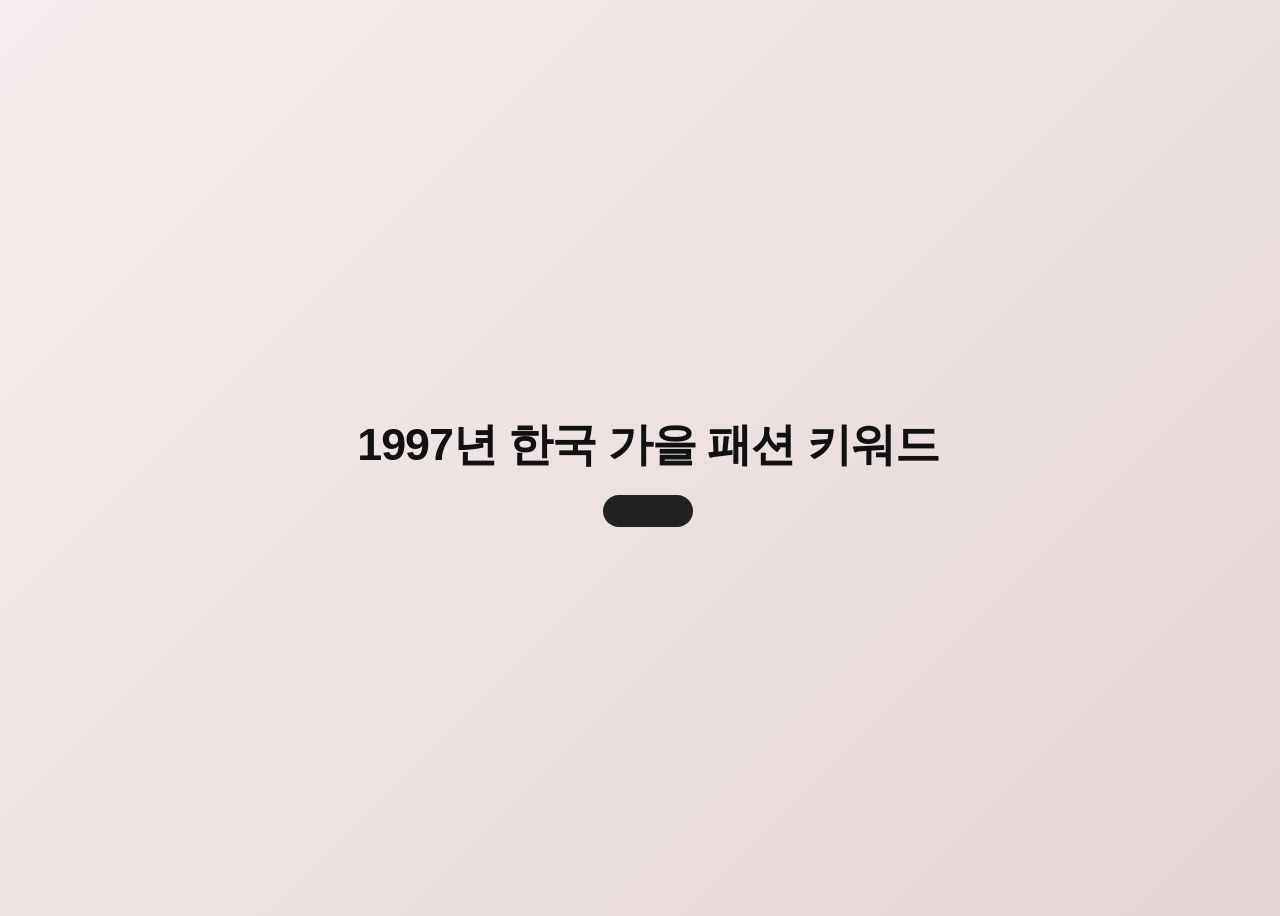
<file: index.html>
<!DOCTYPE html>
<html lang="ko">
	<head>
		<title>1997년한국가을패션키워드</title>
		<meta charset="UTF-8">
		<meta name="viewport" content="width=device-width, initial-scale=1.0">
		<meta name="keywords" content="casual,chicmoden,formal,genderressmoden,orientalelegant, retronatural,richfeminine,softformal">
		<meta name= "description"content="1997년한국가을에 퍼져있던 패션키워드">
		<link rel="stylesheet" href="style.css">
		
		<!-- Google / Search Engine Tags -->
		<meta itemprop="name" content="1997년한국가을패션키워드" />
		<meta itemprop="description" content="" />
		<meta itemprop="image" content="background.png" />
		
		<!-- Facebook Meta Tags -->
		<meta property="og:url" content="" />
		<meta property="og:type" content="website" />
		<meta property="og:title" content="1997년한국가을패션키워드" />
		<meta property="og:description" content="" />
		<meta property="og:image" content="background.png" />
		
		<!-- Twitter Meta Tags -->
		<meta name="twitter:card" content="summary_large_image" />
		<meta name="twitter:title" content="1997년한국가을패션키워드" />
		<meta name="twitter:description" content="" />
		<meta name="twitter:image" content="background.png" />



	</head>
	<body>
		<body class="intro-body">
    	<div class="intro-container">
        <h1>1997년 한국 가을 패션 키워드</h1>
        <a href="keyword.html" class="start-btn"></a>
	</body>
</html>
</file>
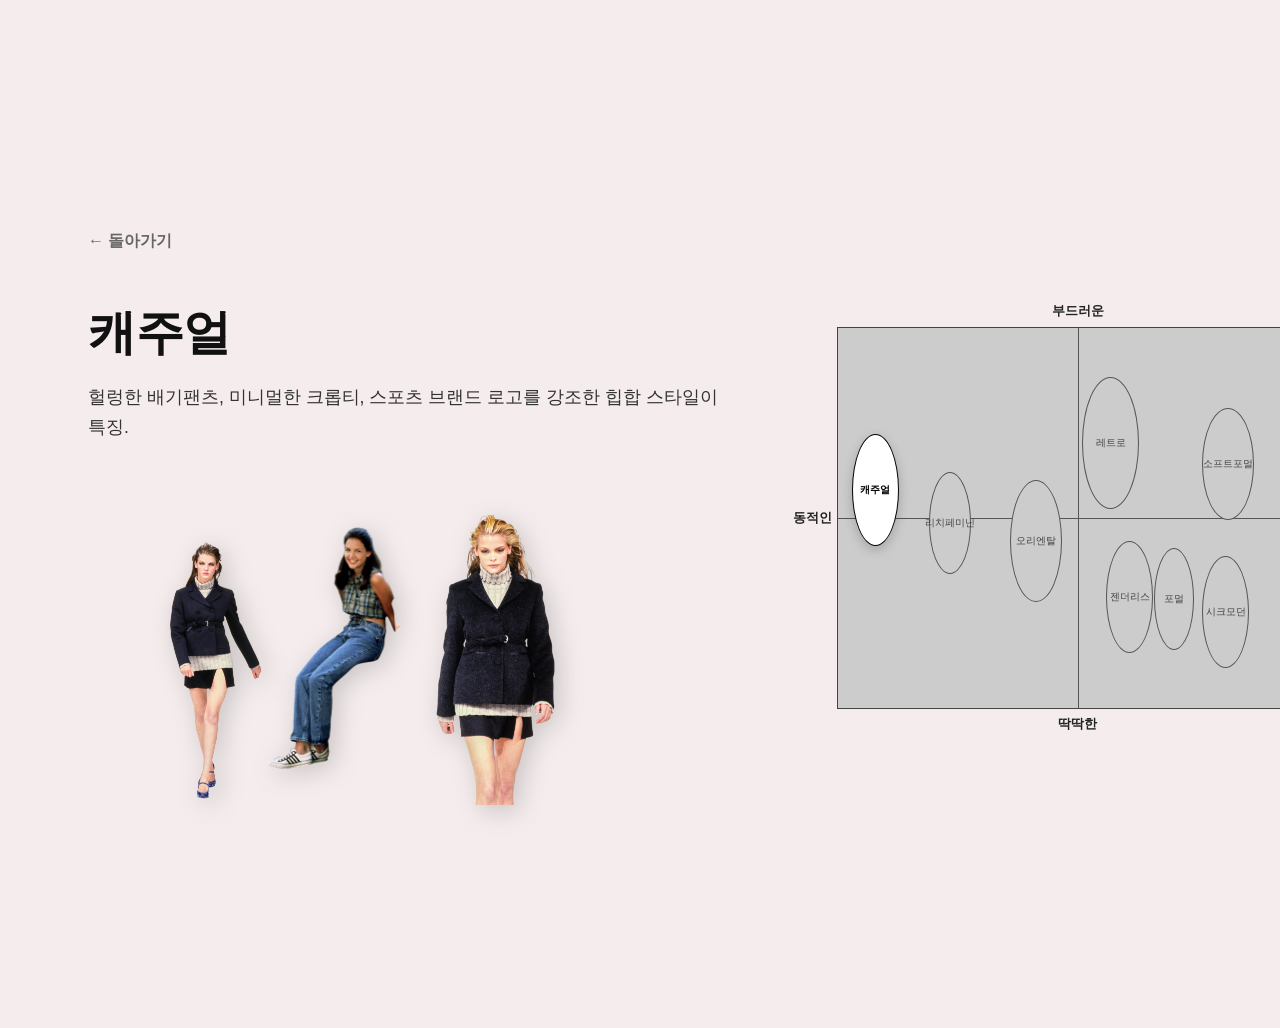
<file: casual.html>
<!DOCTYPE html>
<html lang="ko">
<head>
    <title>casual - 1997 패션</title>
    <meta charset="UTF-8">
    <meta name="viewport" content="width=device-width, initial-scale=1.0">
    <link rel="stylesheet" href="style.css">
</head>
<body>
    <div class="detail-container">
        <div class="left-content-zone">
            <div class="text-info-box">
                <a href="keyword.html" class="back-link">← 돌아가기</a>
                <h2>캐주얼</h2>
                <p>헐렁한 배기팬츠, 미니멀한 크롭티, 스포츠 브랜드 로고를 강조한 힙합 스타일이 특징.</p>
            </div>
            <div class="lookbook-gallery">
                <img src="0601/casual/casual1,.png" alt="">
                <img src="0601/casual/casual2.png" alt="">
                <img src="0601/casual/casual3.png" alt="">
            </div>
        </div>
        <div class="right-map-zone">
            <div class="mini-map-board">
                <div class="mini-label ml-top">부드러운</div>
                <div class="mini-label ml-bottom">딱딱한</div>
                <div class="mini-label ml-left">동적인</div>
                <div class="mini-label ml-right">정적인</div>
                <div class="mini-axis-x"></div><div class="mini-axis-y"></div>
                <div class="mini-ellipse m-casual active-target"><span>캐주얼</span></div>
                <div class="mini-ellipse m-richfeminine"><span>리치페미닌</span></div>
                <div class="mini-ellipse m-orientalelegant"><span>오리엔탈</span></div>
                <div class="mini-ellipse m-retronatural"><span>레트로</span></div>
                <div class="mini-ellipse m-genderressmoden"><span>젠더리스</span></div>
                <div class="mini-ellipse m-formal"><span>포멀</span></div>
                <div class="mini-ellipse m-chicmoden"><span>시크모던</span></div>
                <div class="mini-ellipse m-softformal"><span>소프트포멀</span></div>
            </div>
        </div>
    </div>
</body>
</html>
</file>
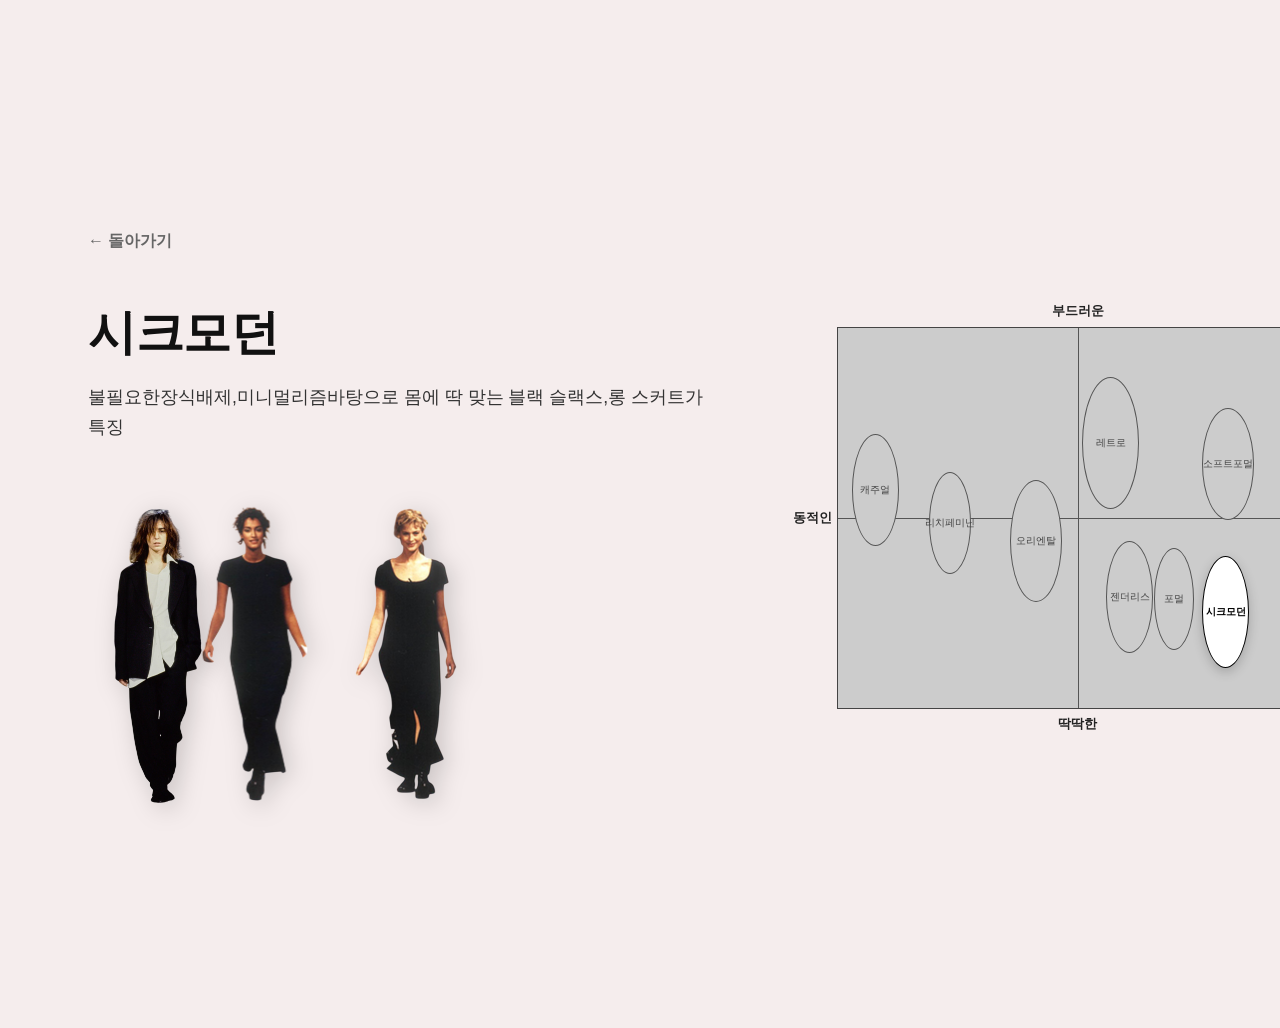
<file: chicmoden.html>
<!DOCTYPE html>
<html lang="ko">
<head>
    <title>chicmoden - 1997 패션</title>
    <meta charset="UTF-8">
    <link rel="stylesheet" href="style.css">
</head>
<body>
    <div class="detail-container">
        <div class="left-content-zone">
            <div class="text-info-box">
                <a href="keyword.html" class="back-link">← 돌아가기</a>
                <h2>시크모던</h2>
                <p>불필요한장식배제,미니멀리즘바탕으로 몸에 딱 맞는 블랙 슬랙스,롱 스커트가 특징</p>
            </div>
            <div class="lookbook-gallery">
                <img src="0601/chicmoden/chicmoden1.png" alt="">
                <img src="0601/chicmoden/chicmoden2-2.png" alt="">
                <img src="0601/chicmoden/chicmoden2.png" alt="">
            </div>
        </div>
        <div class="right-map-zone">
            <div class="mini-map-board">
                <div class="mini-label ml-top">부드러운</div><div class="mini-label ml-bottom">딱딱한</div>
                <div class="mini-label ml-left">동적인</div><div class="mini-label ml-right">정적인</div>
                <div class="mini-axis-x"></div><div class="mini-axis-y"></div>
                <div class="mini-ellipse m-casual"><span>캐주얼</span></div>
                <div class="mini-ellipse m-richfeminine"><span>리치페미닌</span></div>
                <div class="mini-ellipse m-orientalelegant"><span>오리엔탈</span></div>
                <div class="mini-ellipse m-retronatural"><span>레트로</span></div>
                <div class="mini-ellipse m-genderressmoden"><span>젠더리스</span></div>
                <div class="mini-ellipse m-formal"><span>포멀</span></div>
                <div class="mini-ellipse m-chicmoden active-target"><span>시크모던</span></div>
                <div class="mini-ellipse m-softformal"><span>소프트포멀</span></div>
            </div>
        </div>
    </div>
</body>
</html>
</file>
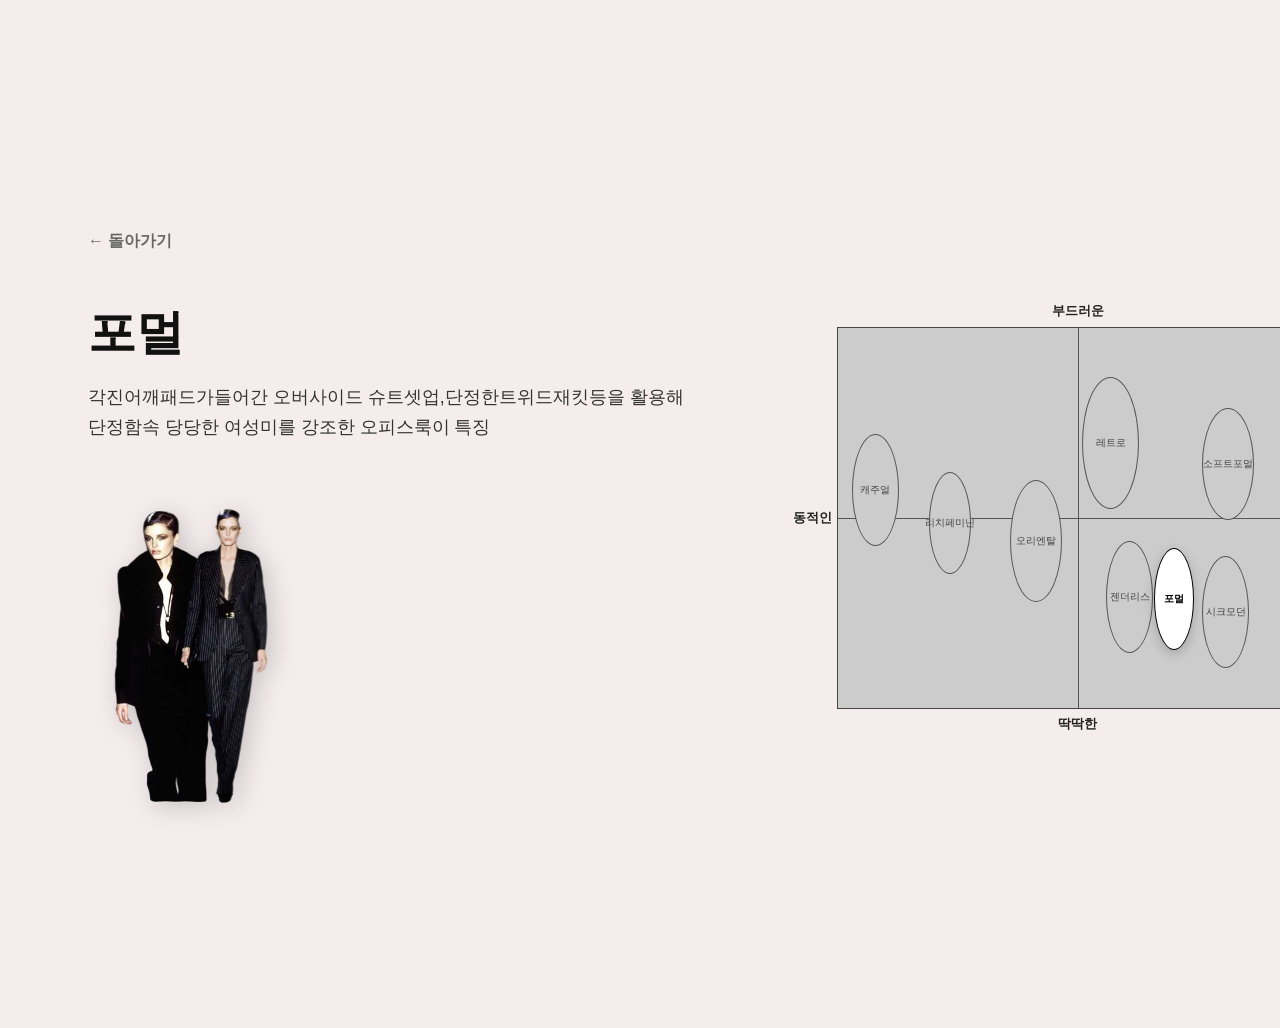
<file: formal.html>
<!DOCTYPE html>
<html lang="ko">
<head>
    <title>formal - 1997 패션</title>
    <meta charset="UTF-8">
    <link rel="stylesheet" href="style.css">
</head>
<body>
    <div class="detail-container">
        <div class="left-content-zone">
            <div class="text-info-box">
                <a href="keyword.html" class="back-link">← 돌아가기</a>
                <h2>포멀</h2>
                <p>각진어깨패드가들어간 오버사이드 슈트셋업,단정한트위드재킷등을 활용해 단정함속 당당한 여성미를 강조한 오피스룩이 특징</p>
            </div>
            <div class="lookbook-gallery">
                <img src="0601/formal/formal1.png" alt="">
                <img src="0601/formal/formal2.png" alt="">
            </div>
        </div>
        <div class="right-map-zone">
            <div class="mini-map-board">
                <div class="mini-label ml-top">부드러운</div><div class="mini-label ml-bottom">딱딱한</div>
                <div class="mini-label ml-left">동적인</div><div class="mini-label ml-right">정적인</div>
                <div class="mini-axis-x"></div><div class="mini-axis-y"></div>
                <div class="mini-ellipse m-casual"><span>캐주얼</span></div>
                <div class="mini-ellipse m-richfeminine"><span>리치페미닌</span></div>
                <div class="mini-ellipse m-orientalelegant"><span>오리엔탈</span></div>
                <div class="mini-ellipse m-retronatural"><span>레트로</span></div>
                <div class="mini-ellipse m-genderressmoden"><span>젠더리스</span></div>
                <div class="mini-ellipse m-formal active-target"><span>포멀</span></div>
                <div class="mini-ellipse m-chicmoden"><span>시크모던</span></div>
                <div class="mini-ellipse m-softformal"><span>소프트포멀</span></div>
            </div>
        </div>
    </div>
</body>
</html>
</file>
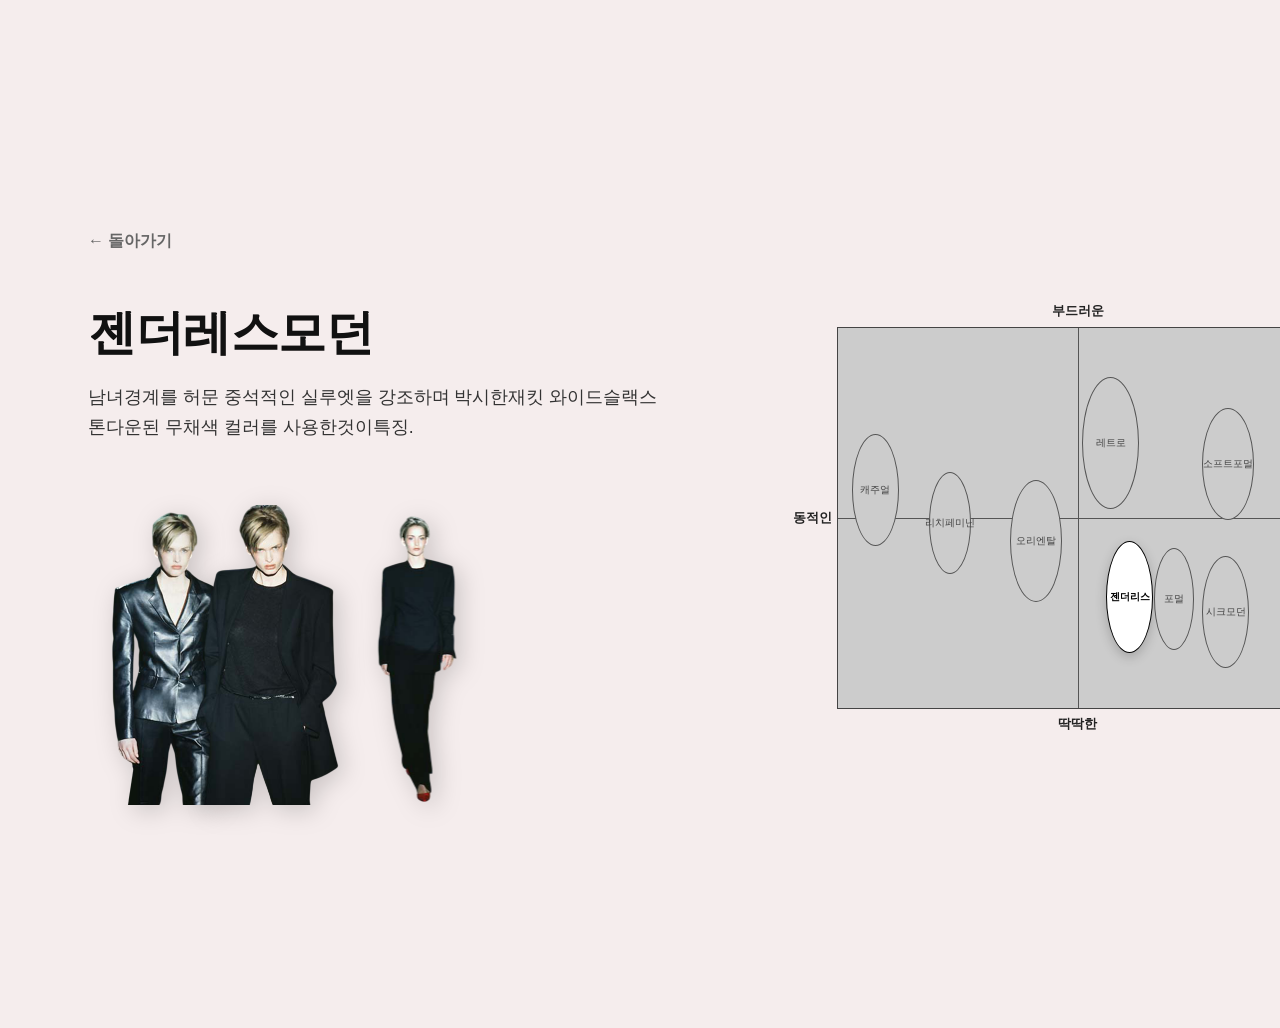
<file: genderressmoden.html>
<!DOCTYPE html>
<html lang="ko">
<head>
    <title>genderressmoden - 1997 패션</title>
    <meta charset="UTF-8">
    <link rel="stylesheet" href="style.css">
</head>
<body>
    <div class="detail-container">
        <div class="left-content-zone">
            <div class="text-info-box">
                <a href="keyword.html" class="back-link">← 돌아가기</a>
                <h2>젠더레스모던</h2>
                <p>남녀경계를 허문 중석적인 실루엣을 강조하며 박시한재킷 와이드슬랙스 톤다운된 무채색 컬러를 사용한것이특징.</p>
            </div>
            <div class="lookbook-gallery">
                <img src="0601/genderressmoden/genderressmoden1.png" alt="">
                <img src="0601/genderressmoden/genderressmoden2.png" alt="">
                <img src="0601/genderressmoden/genderressmoden3.png" alt="">
            </div>
        </div>
        <div class="right-map-zone">
            <div class="mini-map-board">
                <div class="mini-label ml-top">부드러운</div><div class="mini-label ml-bottom">딱딱한</div>
                <div class="mini-label ml-left">동적인</div><div class="mini-label ml-right">정적인</div>
                <div class="mini-axis-x"></div><div class="mini-axis-y"></div>
                <div class="mini-ellipse m-casual"><span>캐주얼</span></div>
                <div class="mini-ellipse m-richfeminine"><span>리치페미닌</span></div>
                <div class="mini-ellipse m-orientalelegant"><span>오리엔탈</span></div>
                <div class="mini-ellipse m-retronatural"><span>레트로</span></div>
                <div class="mini-ellipse m-genderressmoden active-target"><span>젠더리스</span></div>
                <div class="mini-ellipse m-formal"><span>포멀</span></div>
                <div class="mini-ellipse m-chicmoden"><span>시크모던</span></div>
                <div class="mini-ellipse m-softformal"><span>소프트포멀</span></div>
            </div>
        </div>
    </div>
</body>
</html>
</file>
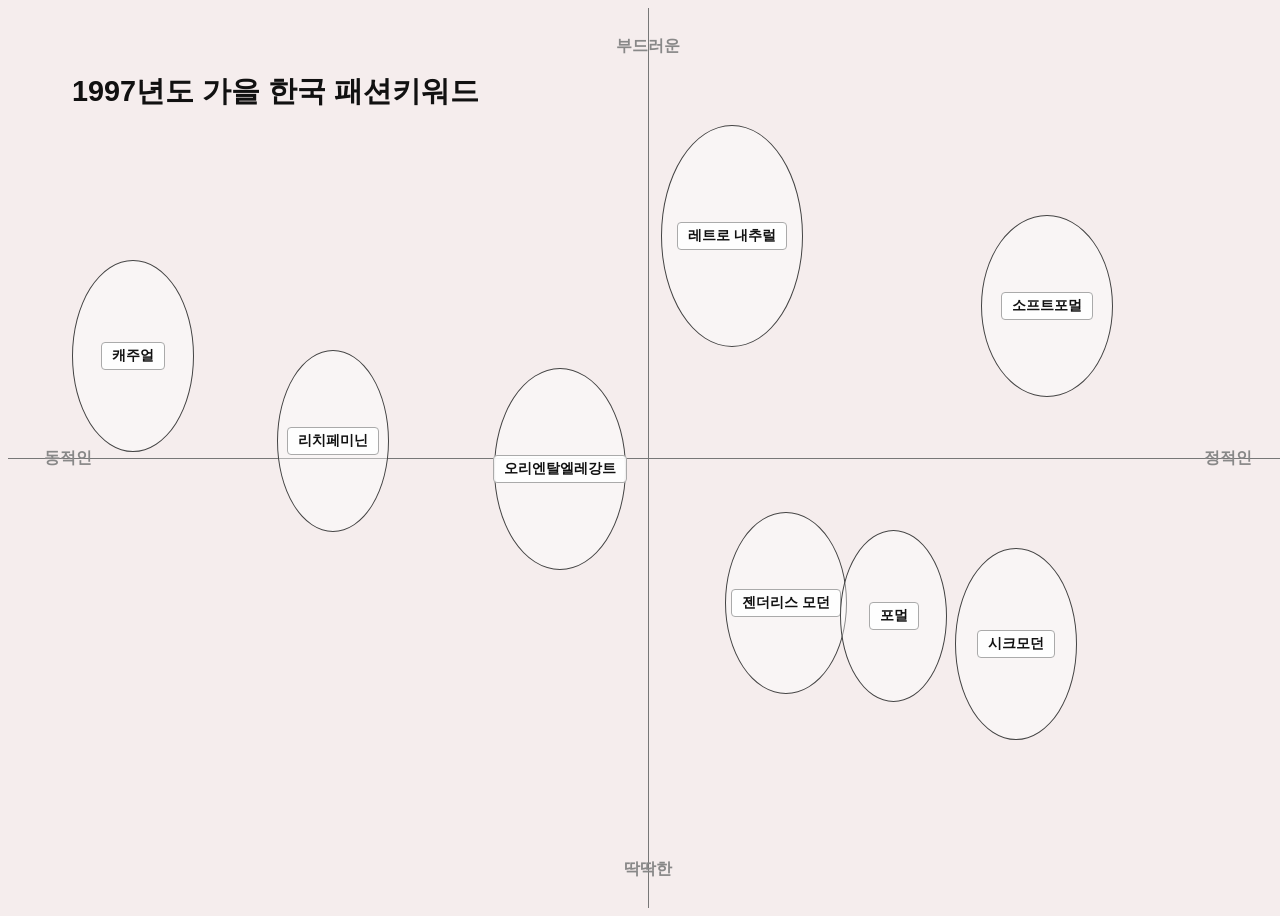
<file: keyword.html>
<!DOCTYPE html>
<html lang="ko">
<head>
    <title>패션 키워드 맵 - 1997</title>
    <meta charset="UTF-8">
    <meta name="viewport" content="width=device-width, initial-scale=1.0">
    <link rel="stylesheet" href="style.css">
</head>
<body>

    <div class="main-map-wrapper">
        <h1 class="main-map-title">1997년도 가을 한국 패션키워드</h1>

        <div class="main-axis-label ma-top">부드러운</div>
        <div class="main-axis-label ma-bottom">딱딱한</div>
        <div class="main-axis-label ma-left">동적인</div>
        <div class="main-axis-label ma-right">정적인</div>
        <div class="main-axis-line main-line-x"></div>
        <div class="main-axis-line main-line-y"></div>

        <div class="main-keyword-zone mk-casual" onclick="location.href='casual.html'">
            <span class="main-keyword-text">캐주얼</span>
            <div class="main-hover-img-group">
                <img src="0601/casual/casual1,.png" class="pos-1" alt="">
                <img src="0601/casual/casual2.png" class="pos-2" alt="">
                <img src="0601/casual/casual3.png" class="pos-3" alt="">
            </div>
        </div>

        <div class="main-keyword-zone mk-richfeminine" onclick="location.href='richfeminine.html'">
            <span class="main-keyword-text">리치페미닌</span>
            <div class="main-hover-img-group">
                <img src="0601/richfeminine/rich feminine1.png" class="pos-1" alt="">
                <img src="0601/richfeminine/rich feminine2.png" class="pos-2" alt="">
                <img src="0601/richfeminine/rich feminine3.png" class="pos-3" alt="">
            </div>
        </div>

        <div class="main-keyword-zone mk-orientalelegant" onclick="location.href='orientalelegant.html'">
            <span class="main-keyword-text">오리엔탈엘레강트</span>
            <div class="main-hover-img-group">
                <img src="0601/orientalelegant/orientalelegant.1.png" class="pos-1" alt="">
                <img src="0601/orientalelegant/orientalelegant.2.png" class="pos-2" alt="">
            </div>
        </div>

        <div class="main-keyword-zone mk-retronatural" onclick="location.href='retronatural.html'">
            <span class="main-keyword-text">레트로 내추럴</span>
            <div class="main-hover-img-group">
                <img src="0601/retronatural/retronatural1.png" class="pos-1" alt="">
                <img src="0601/retronatural/retronatural2.png" class="pos-2" alt="">
            </div>
        </div>

        <div class="main-keyword-zone mk-genderressmoden" onclick="location.href='genderressmoden.html'">
            <span class="main-keyword-text">젠더리스 모던</span>
            <div class="main-hover-img-group">
                <img src="0601/genderressmoden/genderressmoden1.png" class="pos-1" alt="">
                <img src="0601/genderressmoden/genderressmoden2.png" class="pos-2" alt="">
            </div>
        </div>

        <div class="main-keyword-zone mk-formal" onclick="location.href='formal.html'">
            <span class="main-keyword-text">포멀</span>
            <div class="main-hover-img-group">
                <img src="0601/formal/formal1.png" class="pos-1" alt="">
                <img src="0601/formal/formal2.png" class="pos-2" alt="">
            </div>
        </div>

        <div class="main-keyword-zone mk-chicmoden" onclick="location.href='chicmoden.html'">
            <span class="main-keyword-text">시크모던</span>
            <div class="main-hover-img-group">
                <img src="0601/chicmoden/chicmoden1.png" class="pos-1" alt="">
                <img src="0601/chicmoden/chicmoden2.png" class="pos-2" alt="">
            </div>
        </div>

        <div class="main-keyword-zone mk-softformal" onclick="location.href='softformal.html'">
            <span class="main-keyword-text">소프트포멀</span>
            <div class="main-hover-img-group">
                <img src="0601/softformal/softfomal1.png" class="pos-1" alt="">
                <img src="0601/softformal/softfomal2.png" class="pos-2" alt="">
            </div>
        </div>

    </div>

</body>
</html>
</file>
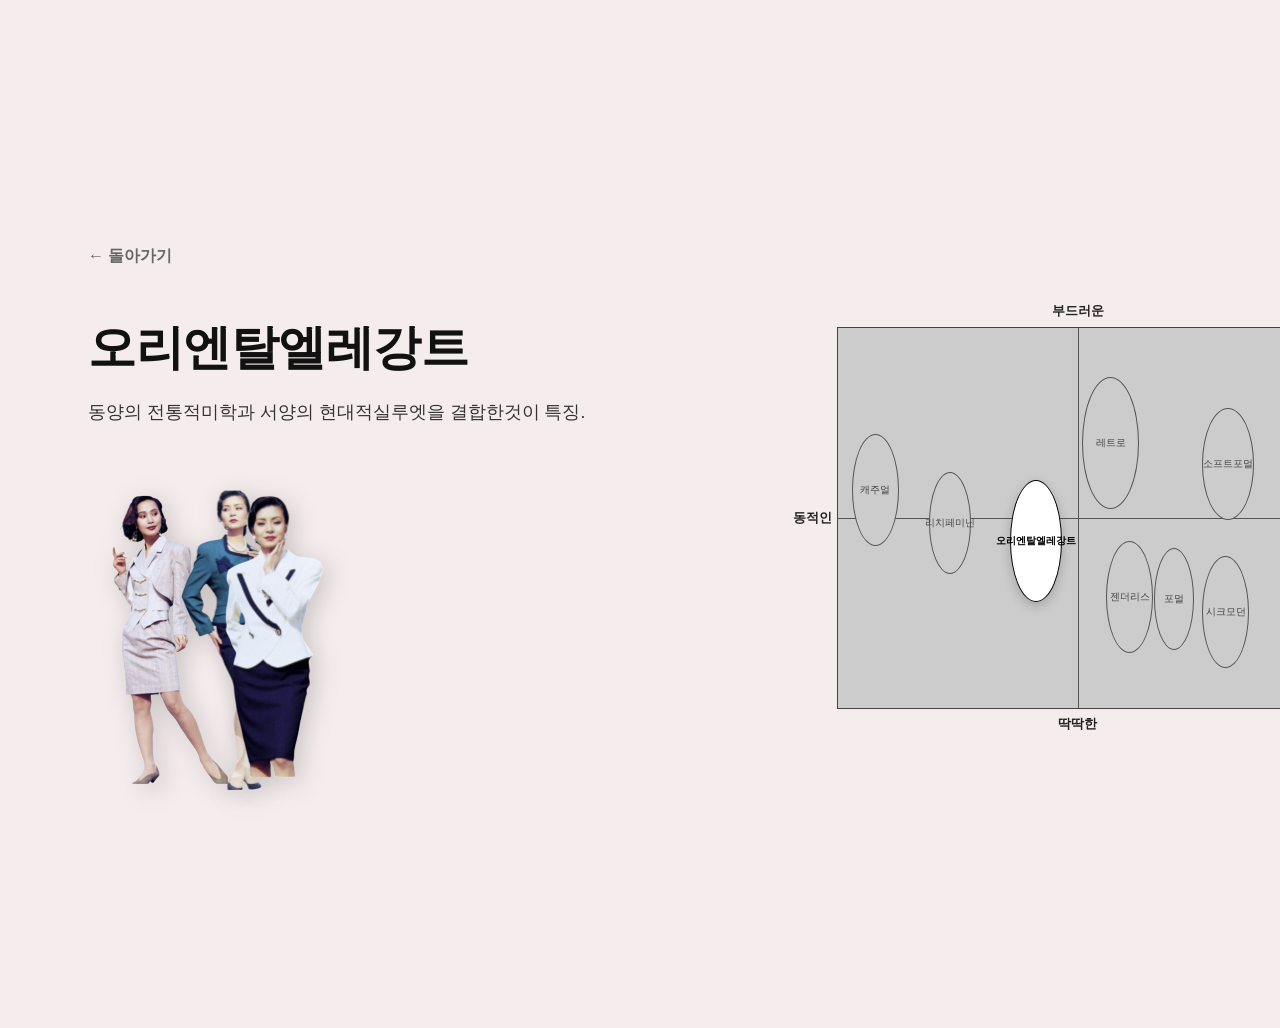
<file: orientalelegant.html>
<!DOCTYPE html>
<html lang="ko">
<head>
    <title>orientalelegant - 1997 패션</title>
    <meta charset="UTF-8">
    <link rel="stylesheet" href="style.css">
</head>
<body>
    <div class="detail-container">
        <div class="left-content-zone">
            <div class="text-info-box">
                <a href="keyword.html" class="back-link">← 돌아가기</a>
                <h2>오리엔탈엘레강트</h2>
                <p>동양의 전통적미학과 서양의 현대적실루엣을 결합한것이 특징.</p>
            </div>
            <div class="lookbook-gallery">
                <img src="0601/orientalelegant/orientalelegant.1.png" alt="">
                <img src="0601/orientalelegant/orientalelegant.2.png" alt="">
                <img src="0601/orientalelegant/orientalelegant.3.png" alt="">
            </div>
        </div>
        <div class="right-map-zone">
            <div class="mini-map-board">
                <div class="mini-label ml-top">부드러운</div><div class="mini-label ml-bottom">딱딱한</div>
                <div class="mini-label ml-left">동적인</div><div class="mini-label ml-right">정적인</div>
                <div class="mini-axis-x"></div><div class="mini-axis-y"></div>
                <div class="mini-ellipse m-casual"><span>캐주얼</span></div>
                <div class="mini-ellipse m-richfeminine"><span>리치페미닌</span></div>
                <div class="mini-ellipse m-orientalelegant active-target"><span>오리엔탈엘레강트</span></div>
                <div class="mini-ellipse m-retronatural"><span>레트로</span></div>
                <div class="mini-ellipse m-genderressmoden"><span>젠더리스</span></div>
                <div class="mini-ellipse m-formal"><span>포멀</span></div>
                <div class="mini-ellipse m-chicmoden"><span>시크모던</span></div>
                <div class="mini-ellipse m-softformal"><span>소프트포멀</span></div>
            </div>
        </div>
    </div>
</body>
</html>
</file>
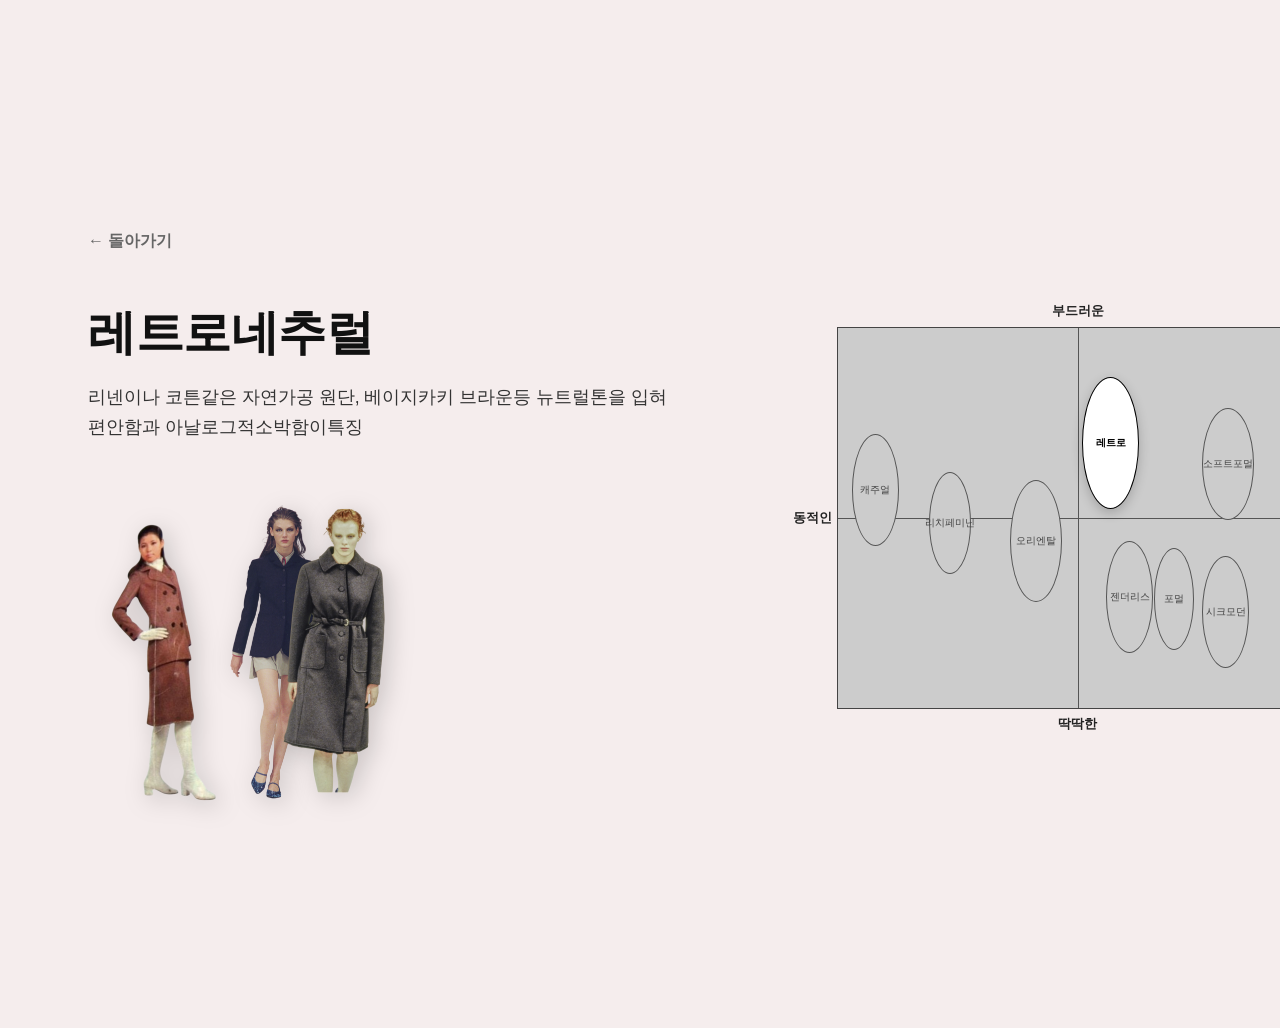
<file: retronatural.html>
<!DOCTYPE html>
<html lang="ko">
<head>
    <title>retronatural - 1997 패션</title>
    <meta charset="UTF-8">
    <link rel="stylesheet" href="style.css">
</head>
<body>
    <div class="detail-container">
        <div class="left-content-zone">
            <div class="text-info-box">
                <a href="keyword.html" class="back-link">← 돌아가기</a>
                <h2>레트로네추럴</h2>
                <p>리넨이나 코튼같은 자연가공 원단, 베이지카키 브라운등 뉴트럴톤을 입혀 편안함과 아날로그적소박함이특징</p>
            </div>
            <div class="lookbook-gallery">
                <img src="0601/retronatural/retronatural1.png" alt="">
                <img src="0601/retronatural/retronatural2.png" alt="">
                <img src="0601/retronatural/retronatural3.png" alt="">
                
            </div>
        </div>
        <div class="right-map-zone">
            <div class="mini-map-board">
                <div class="mini-label ml-top">부드러운</div><div class="mini-label ml-bottom">딱딱한</div>
                <div class="mini-label ml-left">동적인</div><div class="mini-label ml-right">정적인</div>
                <div class="mini-axis-x"></div><div class="mini-axis-y"></div>
                <div class="mini-ellipse m-casual"><span>캐주얼</span></div>
                <div class="mini-ellipse m-richfeminine"><span>리치페미닌</span></div>
                <div class="mini-ellipse m-orientalelegant"><span>오리엔탈</span></div>
                <div class="mini-ellipse m-retronatural active-target"><span>레트로</span></div>
                <div class="mini-ellipse m-genderressmoden"><span>젠더리스</span></div>
                <div class="mini-ellipse m-formal"><span>포멀</span></div>
                <div class="mini-ellipse m-chicmoden"><span>시크모던</span></div>
                <div class="mini-ellipse m-softformal"><span>소프트포멀</span></div>
            </div>
        </div>
    </div>
</body>
</html>
</file>
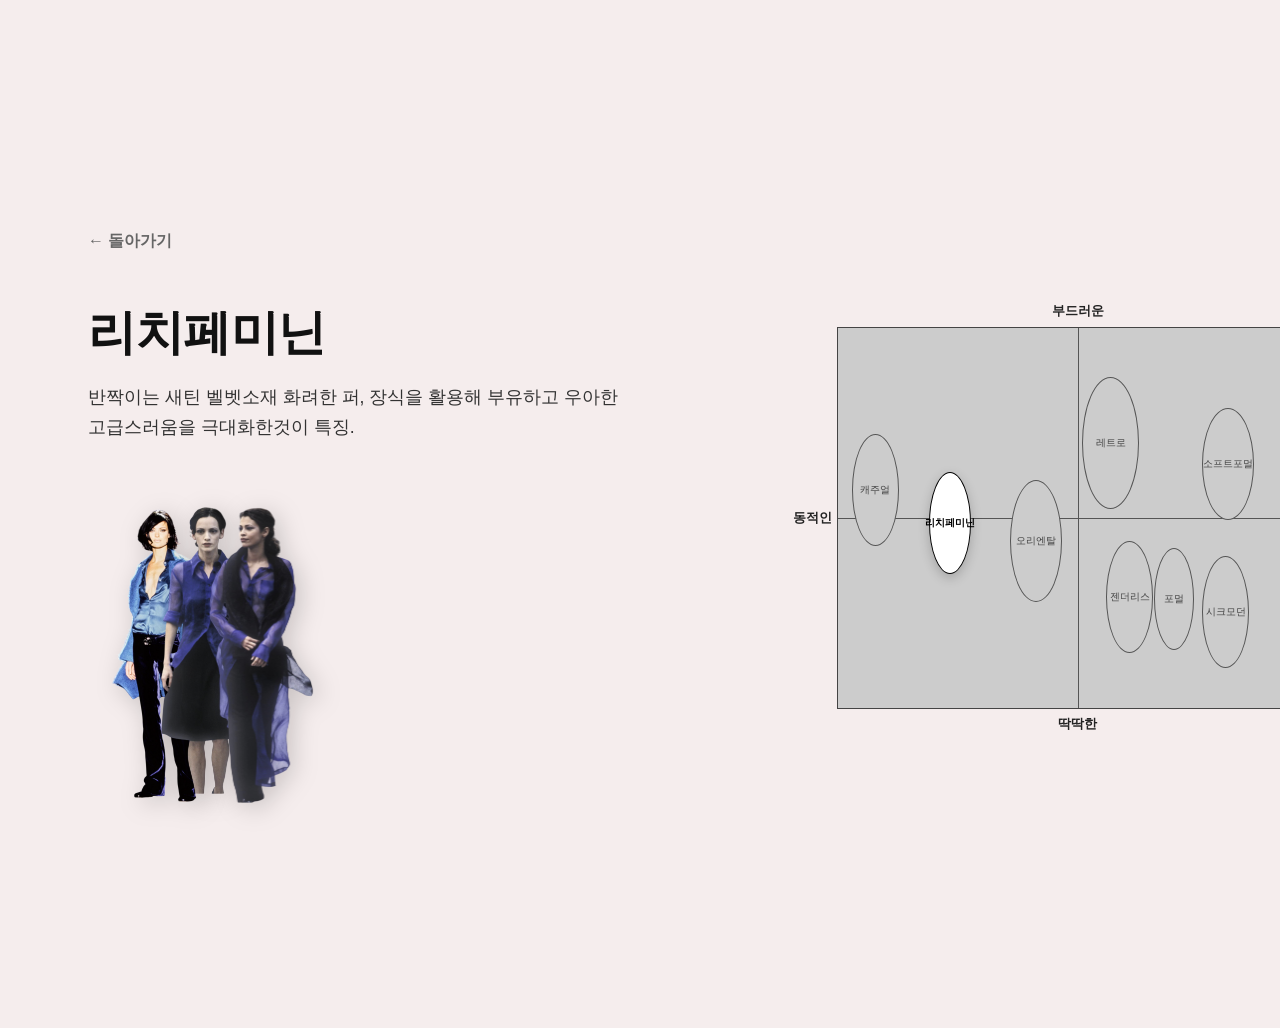
<file: richfeminine.html>
<!DOCTYPE html>
<html lang="ko">
<head>
    <title>richfeminine - 1997 패션</title>
    <meta charset="UTF-8">
    <link rel="stylesheet" href="style.css">
</head>
<body>
    <div class="detail-container">
        <div class="left-content-zone">
            <div class="text-info-box">
                <a href="keyword.html" class="back-link">← 돌아가기</a>
                <h2>리치페미닌</h2>
                <p>반짝이는 새틴 벨벳소재 화려한 퍼, 장식을 활용해 부유하고 우아한 고급스러움을 극대화한것이 특징.</p>
            </div>
            <div class="lookbook-gallery">
            
                <img src="0601/richfeminine/rich feminine2.png" alt="">
                <img src="0601/richfeminine/rich feminine3.png" alt="">
                <img src="0601/richfeminine/rich feminine4.png" alt="">
            </div>
        </div>
        <div class="right-map-zone">
            <div class="mini-map-board">
                <div class="mini-label ml-top">부드러운</div><div class="mini-label ml-bottom">딱딱한</div>
                <div class="mini-label ml-left">동적인</div><div class="mini-label ml-right">정적인</div>
                <div class="mini-axis-x"></div><div class="mini-axis-y"></div>
                <div class="mini-ellipse m-casual"><span>캐주얼</span></div>
                <div class="mini-ellipse m-richfeminine active-target"><span>리치페미닌</span></div>
                <div class="mini-ellipse m-orientalelegant"><span>오리엔탈</span></div>
                <div class="mini-ellipse m-retronatural"><span>레트로</span></div>
                <div class="mini-ellipse m-genderressmoden"><span>젠더리스</span></div>
                <div class="mini-ellipse m-formal"><span>포멀</span></div>
                <div class="mini-ellipse m-chicmoden"><span>시크모던</span></div>
                <div class="mini-ellipse m-softformal"><span>소프트포멀</span></div>
            </div>
        </div>
    </div>
</body>
</html>
</file>
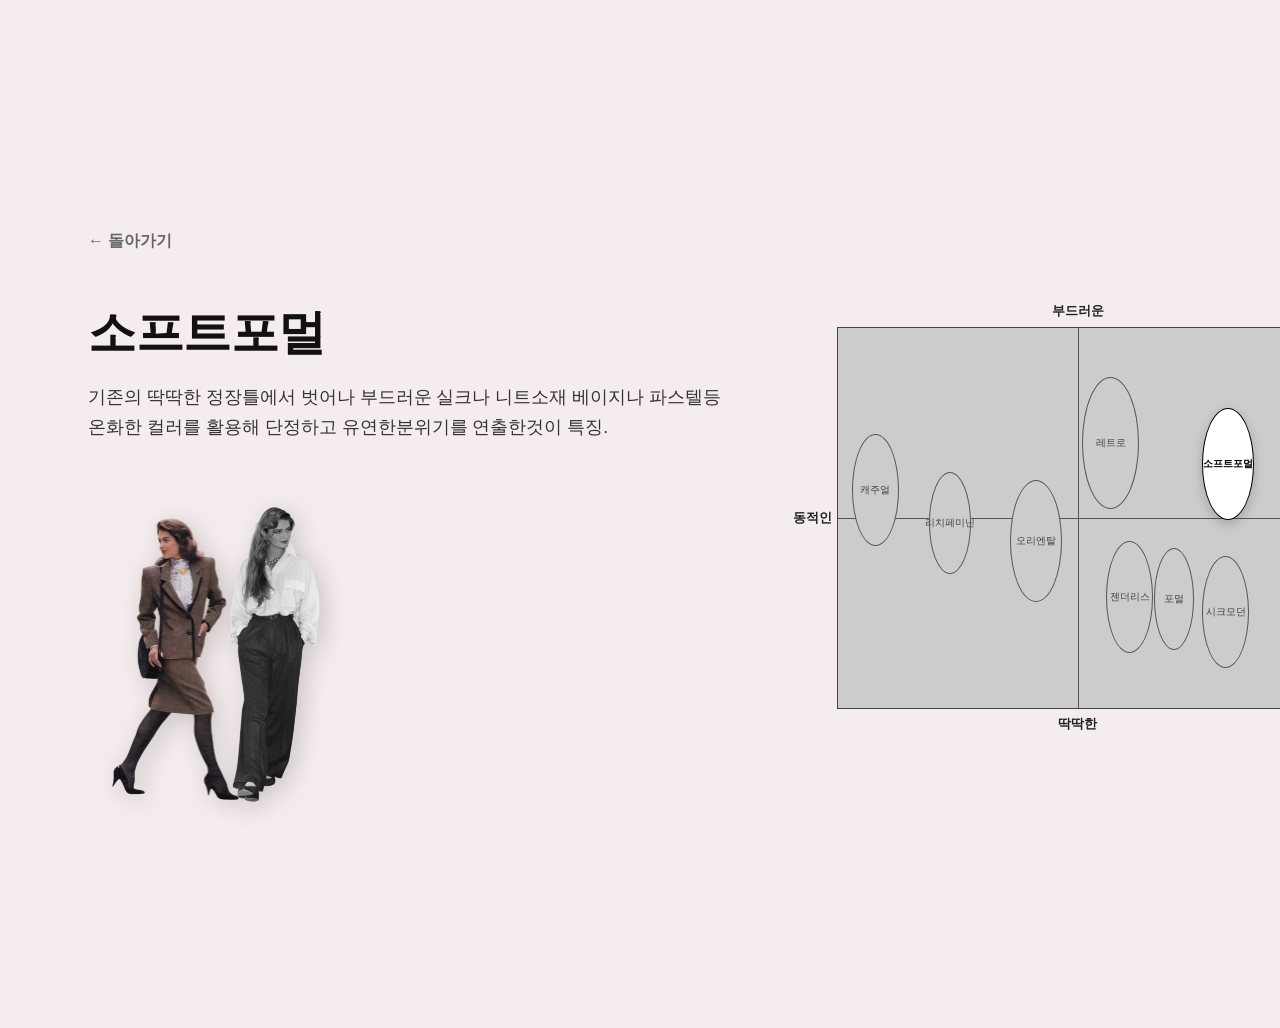
<file: softformal.html>
<!DOCTYPE html>
<html lang="ko">
<head>
    <title>softformal - 1997 패션</title>
    <meta charset="UTF-8">
    <link rel="stylesheet" href="style.css">
</head>
<body>
    <div class="detail-container">
        <div class="left-content-zone">
            <div class="text-info-box">
                <a href="keyword.html" class="back-link">← 돌아가기</a>
                <h2>소프트포멀</h2>
                <p>기존의 딱딱한 정장틀에서 벗어나 부드러운 실크나 니트소재 베이지나 파스텔등 온화한 컬러를 활용해 단정하고 유연한분위기를 연출한것이 특징.</p>
            </div>
            <div class="lookbook-gallery">
                <img src="0601/softformal/softfomal1.png" alt="">
                <img src="0601/softformal/softfomal2.png" alt="">
            </div>
        </div>
        <div class="right-map-zone">
            <div class="mini-map-board">
                <div class="mini-label ml-top">부드러운</div><div class="mini-label ml-bottom">딱딱한</div>
                <div class="mini-label ml-left">동적인</div><div class="mini-label ml-right">정적인</div>
                <div class="mini-axis-x"></div><div class="mini-axis-y"></div>
                <div class="mini-ellipse m-casual"><span>캐주얼</span></div>
                <div class="mini-ellipse m-richfeminine"><span>리치페미닌</span></div>
                <div class="mini-ellipse m-orientalelegant"><span>오리엔탈</span></div>
                <div class="mini-ellipse m-retronatural"><span>레트로</span></div>
                <div class="mini-ellipse m-genderressmoden"><span>젠더리스</span></div>
                <div class="mini-ellipse m-formal"><span>포멀</span></div>
                <div class="mini-ellipse m-chicmoden"><span>시크모던</span></div>
                <div class="mini-ellipse m-softformal active-target"><span>소프트포멀</span></div>
            </div>
        </div>
    </div>
</body>
</html>
</file>
<file: style.css>
```css
@import url('https://fonts.googleapis.com/css2?family=Montserrat:ital,wght@0,100..900;1,100..900&family=Noto+Sans+KR:wght@100..900&display=swap');

* {
    margin: 0;
    padding: 0;
    box-sizing: border-box;
}

body {
    font-family: 'Montserrat', 'Noto Sans KR', sans-serif;
    background-color: #f5eded; 
    color: #111;
    width: 100vw;
    height: 100vh;
}

a { 
    text-decoration: none; 
    color: inherit; 
}

.intro-body {
    display: flex;
    justify-content: center;
    align-items: center;
    height: 100vh;
    background: linear-gradient(135deg, #f5eded 0%, #e5d5d5 100%);
}

.intro-container {
    text-align: center;
}

.intro-container h1 {
    font-size: 2.8rem;
    font-weight: 800; 
    margin-bottom: 20px;
    color: #111;
    letter-spacing: -1px;
}

.intro-container p {
    font-size: 1.2rem;
    color: #555;
    margin-bottom: 40px;
    font-weight: 400;
}

.start-btn {
    display: inline-block;
    padding: 16px 45px;
    background-color: #222;
    color: #fff;
    font-weight: 700;
    border-radius: 30px;
    letter-spacing: 2px;
    transition: all 0.3s ease;
}

.start-btn:hover { 
    background-color: #555; 
    transform: translateY(-2px);
}

.main-map-wrapper {
    position: relative;
    width: 100vw;
    height: 100vh;
    overflow: hidden;
}

.main-map-title {
    position: absolute;
    top: 5%;
    left: 5%;
    font-size: 1.8rem;
    font-weight: 700;
    z-index: 10;
}

.main-axis-line {
    position: absolute;
    background-color: #777;
    z-index: 1;
}
.main-line-x { width: 100%; height: 1px; top: 50%; left: 0; }
.main-line-y { width: 1px; height: 100%; left: 50%; top: 0; }

.main-axis-label {
    position: absolute;
    font-size: 1rem;
    font-weight: 700;
    color: #888888; 
    z-index: 2;
    padding: 10px;
}
.ma-top { top: 2%; left: 50%; transform: translateX(-50%); }
.ma-bottom { bottom: 2%; left: 50%; transform: translateX(-50%); }
.ma-left { left: 2%; top: 50%; transform: translateY(-50%); }
.ma-right { right: 2%; top: 50%; transform: translateY(-50%); }

.main-keyword-zone {
    position: absolute;
    border: 1px solid #444;
    border-radius: 50%;
    display: flex;
    justify-content: center;
    align-items: center;
    background-color: rgba(255, 255, 255, 0.4);
    cursor: pointer;
    z-index: 5;
    transition: all 0.3s ease;
}

.main-keyword-text {
    position: relative;
    font-size: 0.85rem;
    font-weight: 700;
    color: #111;
    text-align: center;
    background-color: rgba(255, 255, 255, 0.9);
    padding: 4px 10px;
    border-radius: 4px;
    border: 1px solid #aaa;
    white-space: nowrap;
    z-index: 20;
    pointer-events: none;
}

.main-keyword-zone:hover { 
    background-color: rgba(255, 255, 255, 0.8);
    box-shadow: 0 4px 15px rgba(0,0,0,0.1);
}

.mk-casual { width: 120px; height: 190px; left: 5%; top: 28%; }
.mk-richfeminine { width: 110px; height: 180px; left: 21%; top: 38%; }
.mk-orientalelegant { width: 130px; height: 200px; left: 38%; top: 40%; }
.mk-retronatural { width: 140px; height: 220px; left: 51%; top: 13%; }
.mk-genderressmoden { width: 120px; height: 180px; left: 56%; top: 56%; }
.mk-formal { width: 105px; height: 170px; left: 65%; top: 58%; }
.mk-chicmoden { width: 120px; height: 190px; left: 74%; top: 60%; }
.mk-softformal { width: 130px; height: 180px; left: 76%; top: 23%; }

.main-hover-img-group {
    position: absolute;
    top: 0; left: 0; width: 100%; height: 100%;
    pointer-events: none;
    display: none;
    z-index: 4;
}

.main-keyword-zone:hover .main-hover-img-group { 
    display: block; 
}

.main-hover-img-group img {
    position: absolute;
    height: auto;
    object-fit: contain;
    background-color: transparent;
    border: none;
    padding: 0;
    filter: drop-shadow(4px 4px 10px rgba(0,0,0,0.25));
    animation: fadeIn 0.3s ease-out forwards;
}

.mk-casual .main-hover-img-group img { width: 130px; }
.mk-richfeminine .main-hover-img-group img,
.mk-orientalelegant .main-hover-img-group img,
.mk-retronatural .main-hover-img-group img,
.mk-genderressmoden .main-hover-img-group img,
.mk-formal .main-hover-img-group img,
.mk-chicmoden .main-hover-img-group img,
.mk-softformal .main-hover-img-group img { width: 100px; }

.main-hover-img-group img.pos-1 { top: -20px; left: -25px; z-index: 5; }
.main-hover-img-group img.pos-2 { top: -10px; right: -25px; z-index: 6; }
.main-hover-img-group img.pos-3 { bottom: -20px; left: -15px; z-index: 7; }
.main-hover-img-group img.pos-4 { bottom: -15px; right: -15px; z-index: 8; }

@keyframes fadeIn { from { opacity: 0; } to { opacity: 1; } }

.detail-container {
    display: flex;
    width: 100vw;
    height: 100vh;
    padding: 60px 80px;
    gap: 60px;
    align-items: center;
    overflow: hidden;
}

.left-content-zone {
    flex: 1.1;
    height: 100%;
    display: flex;
    flex-direction: column;
    justify-content: center;
    gap: 30px;
    min-width: 0;
}

.back-link {
    font-size: 1rem;
    color: #666;
    font-weight: 700;
    display: inline-block;
    margin-bottom: 10px;
}
.back-link:hover { color: #000; }

.text-info-box h2 {
    font-size: 3rem;
    font-weight: 800; 
    margin-bottom: 12px;
    letter-spacing: -0.5px;
}

.text-info-box p {
    font-size: 1.1rem;
    line-height: 1.7;
    color: #333;
    word-break: keep-all;
    font-weight: 400; 
}

.lookbook-gallery {
    display: flex;
    align-items: flex-end;
    position: relative;
    padding-left: 20px;
    margin-top: 15px;
}

.lookbook-gallery img {
    height: 300px; 
    width: auto;
    object-fit: contain;
    margin-left: -55px; 
    filter: drop-shadow(5px 5px 12px rgba(0,0,0,0.18));
    position: relative;
    transition: transform 0.3s ease;
}
.lookbook-gallery img:first-child { margin-left: 0; }
.lookbook-gallery img:hover {
    transform: translateY(-8px) scale(1.02);
    z-index: 99;
}

.right-map-zone {
    flex: 1;
    display: flex;
    justify-content: center;
    align-items: center;
    min-width: 0;
}

.mini-map-board {
    position: relative;
    width: 480px;
    height: 380px;
    background-color: #cccccc; 
    border: 1px solid #444;
    flex-shrink: 0;
}

.mini-axis-x { position: absolute; width: 100%; height: 1px; background-color: #555; top: 50%; left: 0; }
.mini-axis-y { position: absolute; width: 1px; height: 100%; background-color: #555; left: 50%; top: 0; }

.mini-label { position: absolute; font-size: 0.8rem; color: #222; font-weight: 700; }
.ml-top { top: -25px; left: 50%; transform: translateX(-50%); }
.ml-bottom { bottom: -25px; left: 50%; transform: translateX(-50%); }
.ml-left { left: -45px; top: 50%; transform: translateY(-50%); }
.ml-right { right: -45px; top: 50%; transform: translateY(-50%); }

.mini-ellipse {
    position: absolute;
    border: 1px solid #555;
    border-radius: 50%;
    background-color: #cccccc;
    display: flex;
    justify-content: center;
    align-items: center;
}
.mini-ellipse span { font-size: 0.65rem; color: #444; text-align: center; white-space: nowrap; font-weight: 500; }

.mini-ellipse.active-target {
    background-color: #ffffff !important;
    border-color: #000;
    box-shadow: 0px 4px 12px rgba(0,0,0,0.2);
}
.mini-ellipse.active-target span { color: #000; font-weight: 700; }

.m-casual { width: 45px; height: 110px; left: 3%; top: 28%; }
.m-richfeminine { width: 40px; height: 100px; left: 19%; top: 38%; }
.m-orientalelegant { width: 50px; height: 120px; left: 36%; top: 40%; }
.m-retronatural { width: 55px; height: 130px; left: 51%; top: 13%; }
.m-genderressmoden { width: 45px; height: 110px; left: 56%; top: 56%; }
.m-formal { width: 38px; height: 100px; left: 66%; top: 58%; }
.m-chicmoden { width: 45px; height: 110px; left: 76%; top: 60%; }
.m-softformal { width: 50px; height: 110px; left: 76%; top: 21%; }

@media screen and (max-width: 1024px) {
    .detail-container {
        flex-direction: column;
        padding: 60px 40px;
        gap: 50px;
        overflow-y: auto;
        height: auto;
    }
    .left-content-zone { 
        width: 100%; 
        height: auto; 
        align-items: center; 
        text-align: center; 
    }
    .lookbook-gallery { 
        justify-content: center; 
        padding-left: 0; 
    }
    .lookbook-gallery img { 
        height: 260px; 
        margin-left: -40px; 
    }
    .right-map-zone { 
        width: 100%; 
        padding: 20px 0; 
    }
}

@media screen and (max-width: 768px) {
    body, .main-map-wrapper, .detail-container {
        height: auto;
        min-height: 100vh;
        overflow-x: hidden;
    }

    .main-map-wrapper {
        display: flex;
        flex-direction: column;
        justify-content: center;
        align-items: center;
        height: 100vh; 
        overflow: hidden;
    }

    .main-axis-line,
    .main-axis-label,
    .main-keyword-zone {
        transform: scale(0.72); 
        transform-origin: center;
    }

    .main-keyword-zone {
        max-width: 85px !important;   
        max-height: 145px !important; 
    }

    .main-keyword-text {
        font-size: 0.75rem !important; 
        padding: 3px 6px !important;
        letter-spacing: -0.5px;
    }

    .main-axis-label {
        font-size: 0.8rem;
    }
    .ma-top { top: 6%; }
    .ma-bottom { bottom: 6%; }
    .ma-left { left: 1%; }
    .ma-right { right: 1%; }

    .main-map-title {
        font-size: 1.3rem;
        top: 3%;
        left: 5%;
        width: 90%;
        text-align: left;
    }

    .intro-container h1 {
        font-size: 2.2rem;
        padding: 0 20px;
    }
    .intro-container p {
        font-size: 1.1rem;
        padding: 0 30px;
    }
    .start-btn {
        padding: 18px 55px;
        font-size: 1.1rem;
    }

    .detail-container {
        padding: 40px 20px 60px 20px;
        gap: 35px;
    }
    .text-info-box h2 {
        font-size: 2.4rem;
    }
    .text-info-box p {
        font-size: 1.15rem;
        line-height: 1.8;
        text-align: justify;
    }

    .lookbook-gallery img {
        height: 220px;
        margin-left: -25px;
    }

    .mini-map-board {
        width: 100%;
        max-width: 320px;
        height: 260px;
    }
    .mini-ellipse {
        transform: scale(1.0);
    }
    .mini-ellipse span {
        font-size: 0.7rem;
        font-weight: 700;
    }
    .mini-label {
        font-size: 0.75rem;
    }
    .ml-left { left: -35px; }
    .ml-right { right: -35px; }
}

```
</file>
